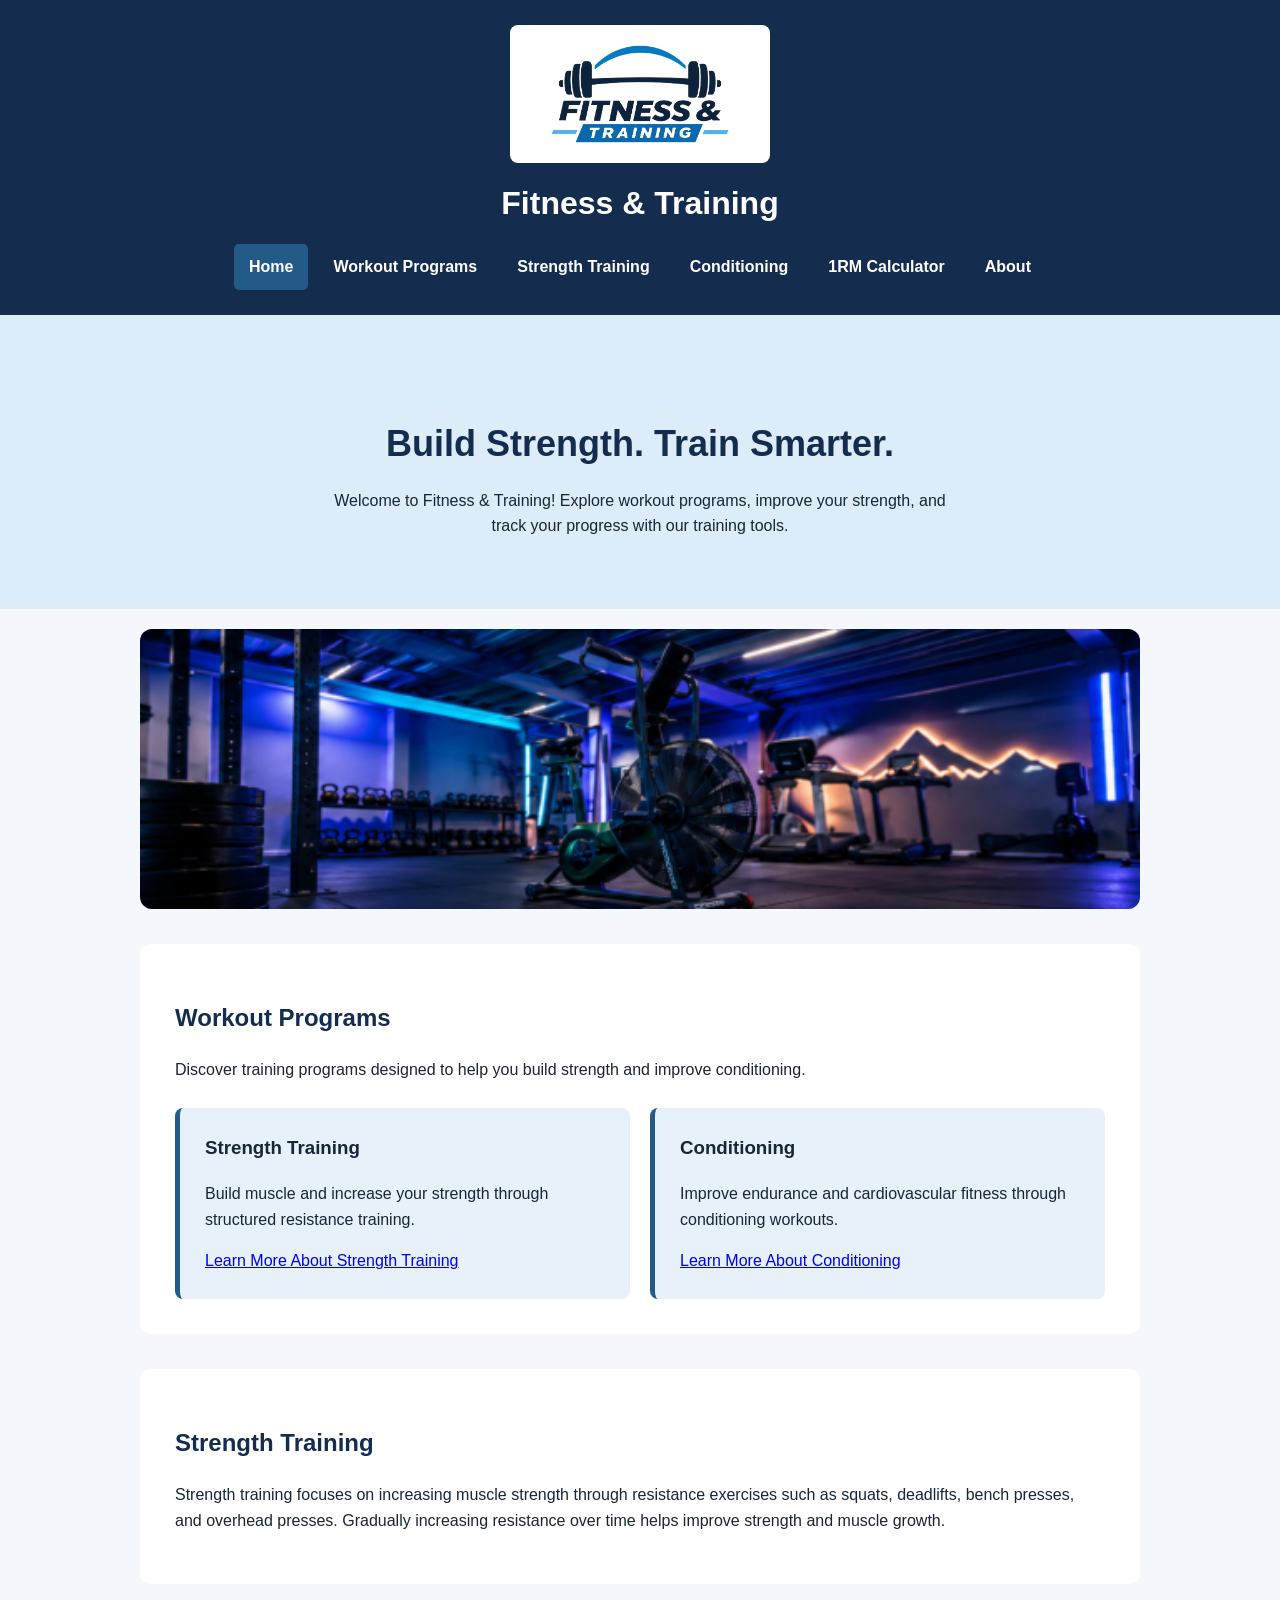
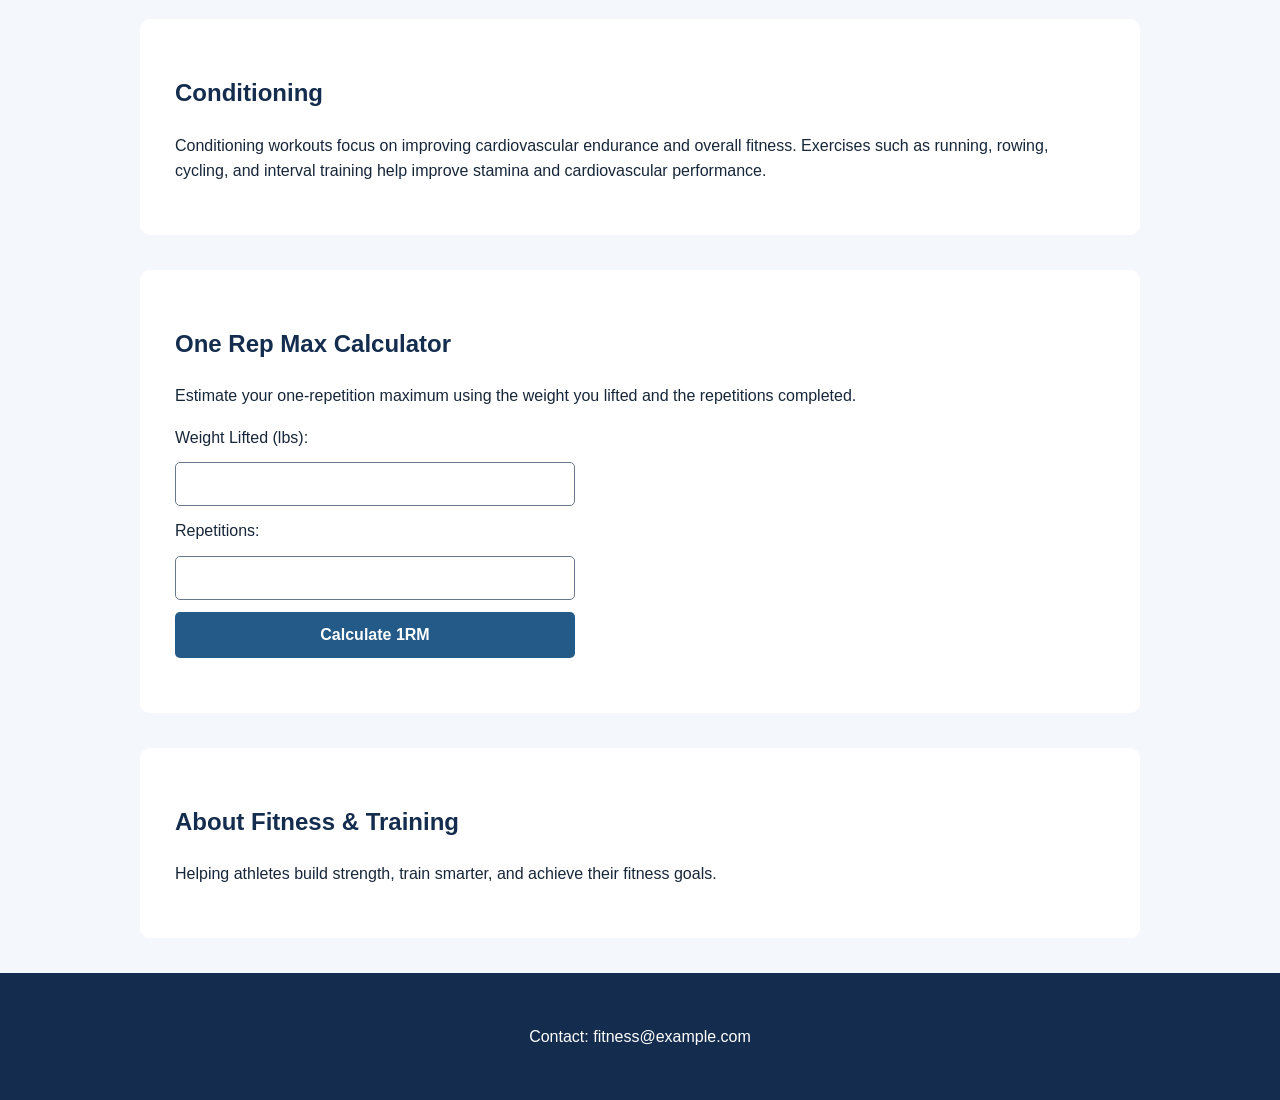
<file: index.html>
<!DOCTYPE html>
<html lang="en">


<head>
    <meta charset="UTF-8">

    <meta name="viewport" content="width=device-width, initial-scale=1.0">

    <meta name="description" content="Explore strength training and conditioning
          workouts, compare fitness programs, and estimate
          your one-rep max with our free calculator.">

    <title>Fitness & Training | Workouts and 1RM Calculator</title>

    <link rel="stylesheet" href="styles.css">
</head>



<body>
    <!-- Website Header -->
    <header>
        <img src="images/logo.png" alt="Fitness & Training logo featuring a barbell" class="site-logo">
        <h1>Fitness & Training</h1>

        <nav aria-label="Main navigation">
            <a href="index.html" aria-current="page">Home</a>
            <a href="programs.html">Workout Programs</a>
            <a href="strength.html">Strength Training</a>
            <a href="conditioning.html">Conditioning</a>
            <a href="#calculator">1RM Calculator</a>
            <a href="about.html">About</a>
        </nav>
    </header>



    <main>
        <!-- Introduction Section -->
        <section id="home" class="hero">
            <h2>Build Strength. Train Smarter.</h2>
            <p>
                Welcome to Fitness & Training! Explore workout
                programs, improve your strength, and track your
                progress with our training tools.
            </p>
        </section>




        <!-- Homepage Fitness Photo -->
        <div class="photo-section">
            <img src="images/images/training-wide.png"
                alt="Modern gym with blue lighting, an air bike, and strength training equipment" class="workout-image"
                loading="lazy">
        </div>


        <!-- Workout Programs Section -->
        <section id="programs">
            <h2>Workout Programs</h2>
            <p>
                Discover training programs designed to help
                you build strength and improve conditioning.
            </p>


            <div class="program-container">
                <article class="program-card">
                    <h3>Strength Training</h3>
                    <p>
                        Build muscle and increase your strength
                        through structured resistance training.
                    </p>
                    <a href="strength.html">
                        Learn More About Strength Training
                    </a>
                </article>

                <article class="program-card">
                    <h3>Conditioning</h3>
                    <p>
                        Improve endurance and cardiovascular
                        fitness through conditioning workouts.
                    </p>
                    <a href="conditioning.html">
                        Learn More About Conditioning
                    </a>
                </article>
            </div>

        </section>

        <!-- Workout Descriptions -->
        <section id="strength-description">
            <h2>Strength Training</h2>
            <p>
                Strength training focuses on increasing muscle
                strength through resistance exercises such as
                squats, deadlifts, bench presses, and overhead
                presses. Gradually increasing resistance over
                time helps improve strength and muscle growth.
            </p>
        </section>

        <section id="conditioning-description">
            <h2>Conditioning</h2>
            <p>
                Conditioning workouts focus on improving
                cardiovascular endurance and overall fitness.
                Exercises such as running, rowing, cycling,
                and interval training help improve stamina
                and cardiovascular performance.
            </p>
        </section>

        <!-- 1RM Calculator Section -->
        <section id="calculator">
            <h2>One Rep Max Calculator</h2>
            <p>
                Estimate your one-repetition maximum using
                the weight you lifted and the repetitions completed.
            </p>

            <form id="rm-form">
                <label for="weight">Weight Lifted (lbs):</label>
                <input type="number" id="weight" name="weight" min="1" required>

                <label for="reps">Repetitions:</label>
                <input type="number" id="reps" name="reps" min="1" max="30" required>

                <button type="submit">Calculate 1RM</button>
            </form>

            <p id="result" role="status" aria-live="polite"></p>
        </section>

        <!-- About Section -->
        <section id="about">
            <h2>About Fitness & Training</h2>
            <p>
                Helping athletes build strength, train smarter,
                and achieve their fitness goals.
            </p>
        </section>
    </main>

    <!-- Footer -->
    <footer>
        <p>Contact: fitness@example.com</p>
    </footer>

    <script src="script.js"></script>
</body>

</html>
</file>
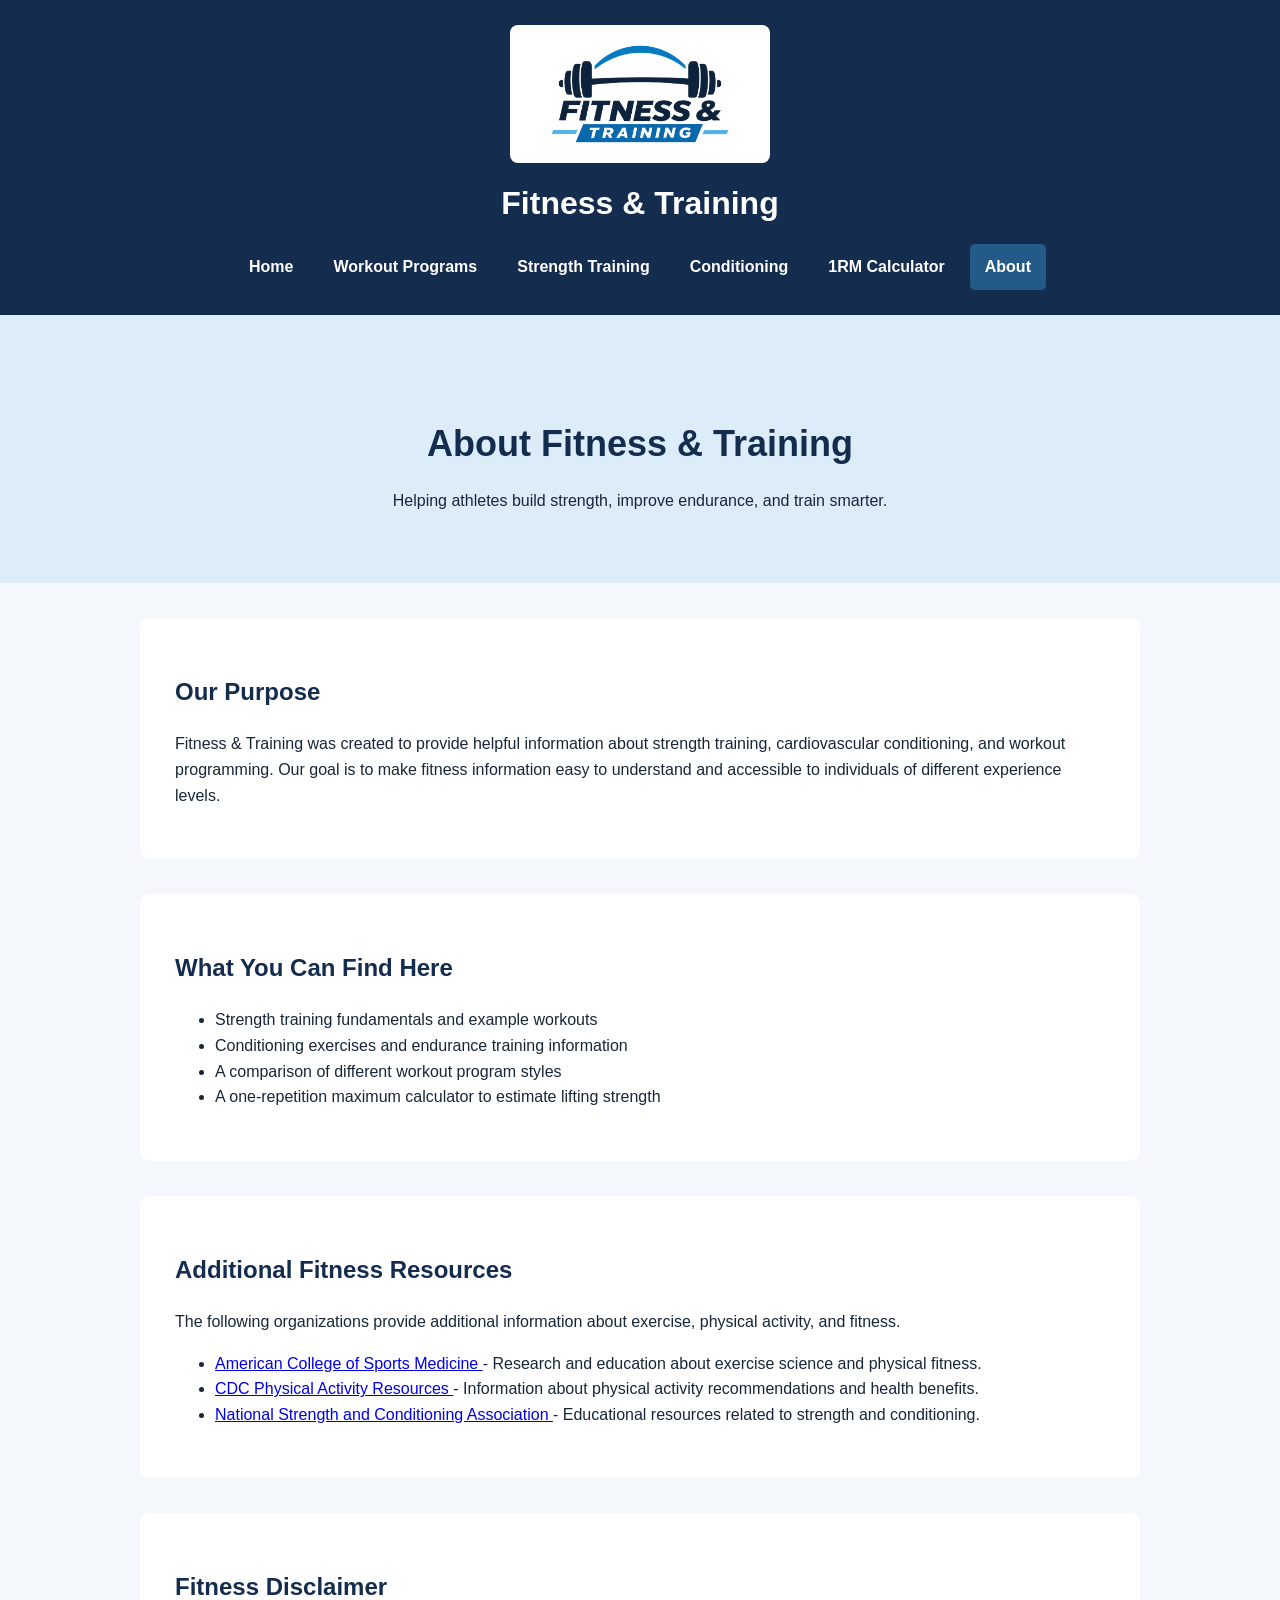
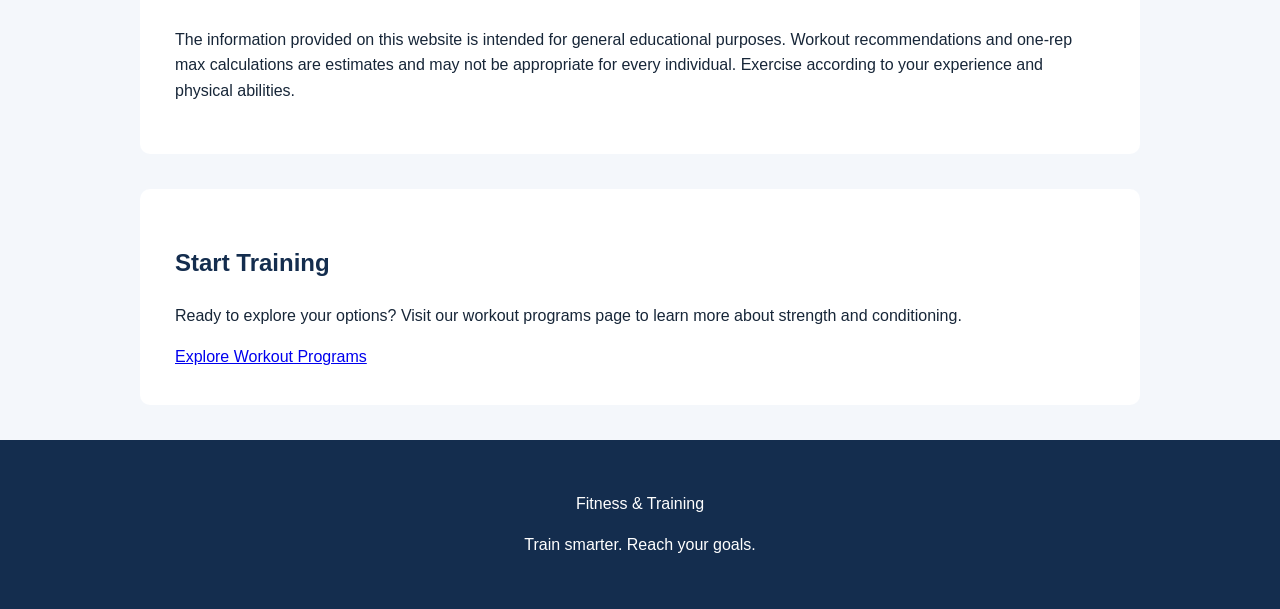
<file: about.html>
<!DOCTYPE html>
<html lang="en">

<head>
    <meta charset="UTF-8">
    <meta name="viewport" content="width=device-width, initial-scale=1.0">
    <meta name="description" content="Learn about Fitness & Training and explore
          trusted resources for strength training,
          conditioning, and healthy exercise habits.">
    <title>About | Fitness & Training</title>
    <link rel="stylesheet" href="styles.css">
</head>

<body>

    <header>
        <img src="images/logo.png" alt="Fitness & Training logo featuring a barbell" class="site-logo">
        <h1>Fitness & Training</h1>

        <nav aria-label="Main navigation">
            <a href="index.html">Home</a>
            <a href="programs.html">Workout Programs</a>
            <a href="strength.html">Strength Training</a>
            <a href="conditioning.html">Conditioning</a>
            <a href="index.html#calculator">1RM Calculator</a>
            <a href="about.html" aria-current="page">About</a>
        </nav>
    </header>

    <main>
        <!-- Introduction -->
        <section class="hero">
            <h2>About Fitness & Training</h2>
            <p>
                Helping athletes build strength, improve
                endurance, and train smarter.
            </p>
        </section>

        <!-- Website Purpose -->
        <section>
            <h2>Our Purpose</h2>
            <p>
                Fitness & Training was created to provide
                helpful information about strength training,
                cardiovascular conditioning, and workout
                programming. Our goal is to make fitness
                information easy to understand and accessible
                to individuals of different experience levels.
            </p>
        </section>

        <!-- Website Features -->
        <section>
            <h2>What You Can Find Here</h2>
            <ul>
                <li>
                    Strength training fundamentals and
                    example workouts
                </li>
                <li>
                    Conditioning exercises and
                    endurance training information
                </li>
                <li>
                    A comparison of different
                    workout program styles
                </li>
                <li>
                    A one-repetition maximum calculator
                    to estimate lifting strength
                </li>
            </ul>
        </section>

        <!-- External Resources -->
        <section>
            <h2>Additional Fitness Resources</h2>
            <p>
                The following organizations provide
                additional information about exercise,
                physical activity, and fitness.
            </p>

            <ul>
                <li>
                    <a href="https://www.acsm.org/">
                        American College of Sports Medicine
                    </a>
                    - Research and education about exercise
                    science and physical fitness.
                </li>

                <li>
                    <a href="https://www.cdc.gov/physical-activity/">
                        CDC Physical Activity Resources
                    </a>
                    - Information about physical activity
                    recommendations and health benefits.
                </li>

                <li>
                    <a href="https://www.nsca.com/">
                        National Strength and Conditioning
                        Association
                    </a>
                    - Educational resources related to
                    strength and conditioning.
                </li>
            </ul>
        </section>

        <!-- Disclaimer -->
        <section>
            <h2>Fitness Disclaimer</h2>
            <p>
                The information provided on this website
                is intended for general educational purposes.
                Workout recommendations and one-rep max
                calculations are estimates and may not
                be appropriate for every individual.
                Exercise according to your experience
                and physical abilities.
            </p>
        </section>

        <!-- Internal Navigation -->
        <section>
            <h2>Start Training</h2>
            <p>
                Ready to explore your options?
                Visit our workout programs page to learn
                more about strength and conditioning.
            </p>

            <a href="programs.html">
                Explore Workout Programs
            </a>
        </section>
    </main>

    <footer>
        <p>Fitness & Training</p>
        <p>Train smarter. Reach your goals.</p>
    </footer>
</body>

</html>
</file>
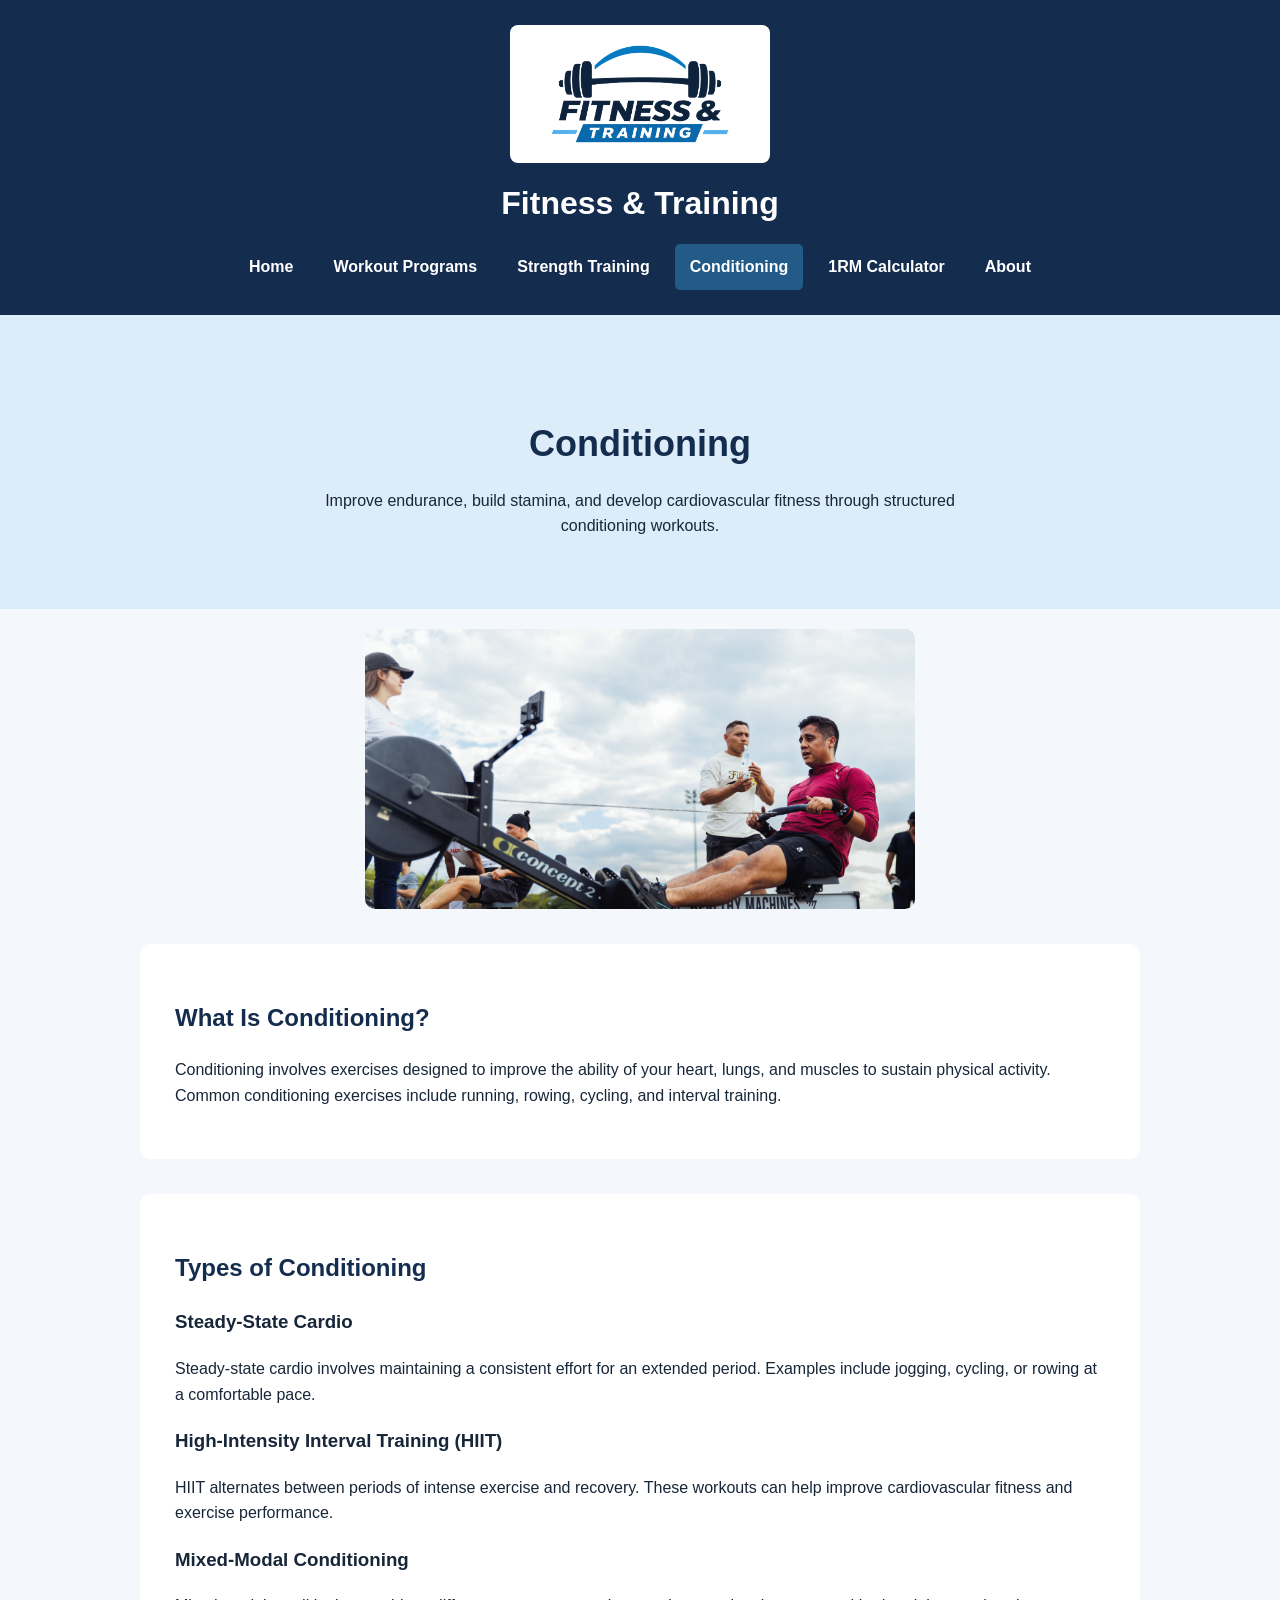
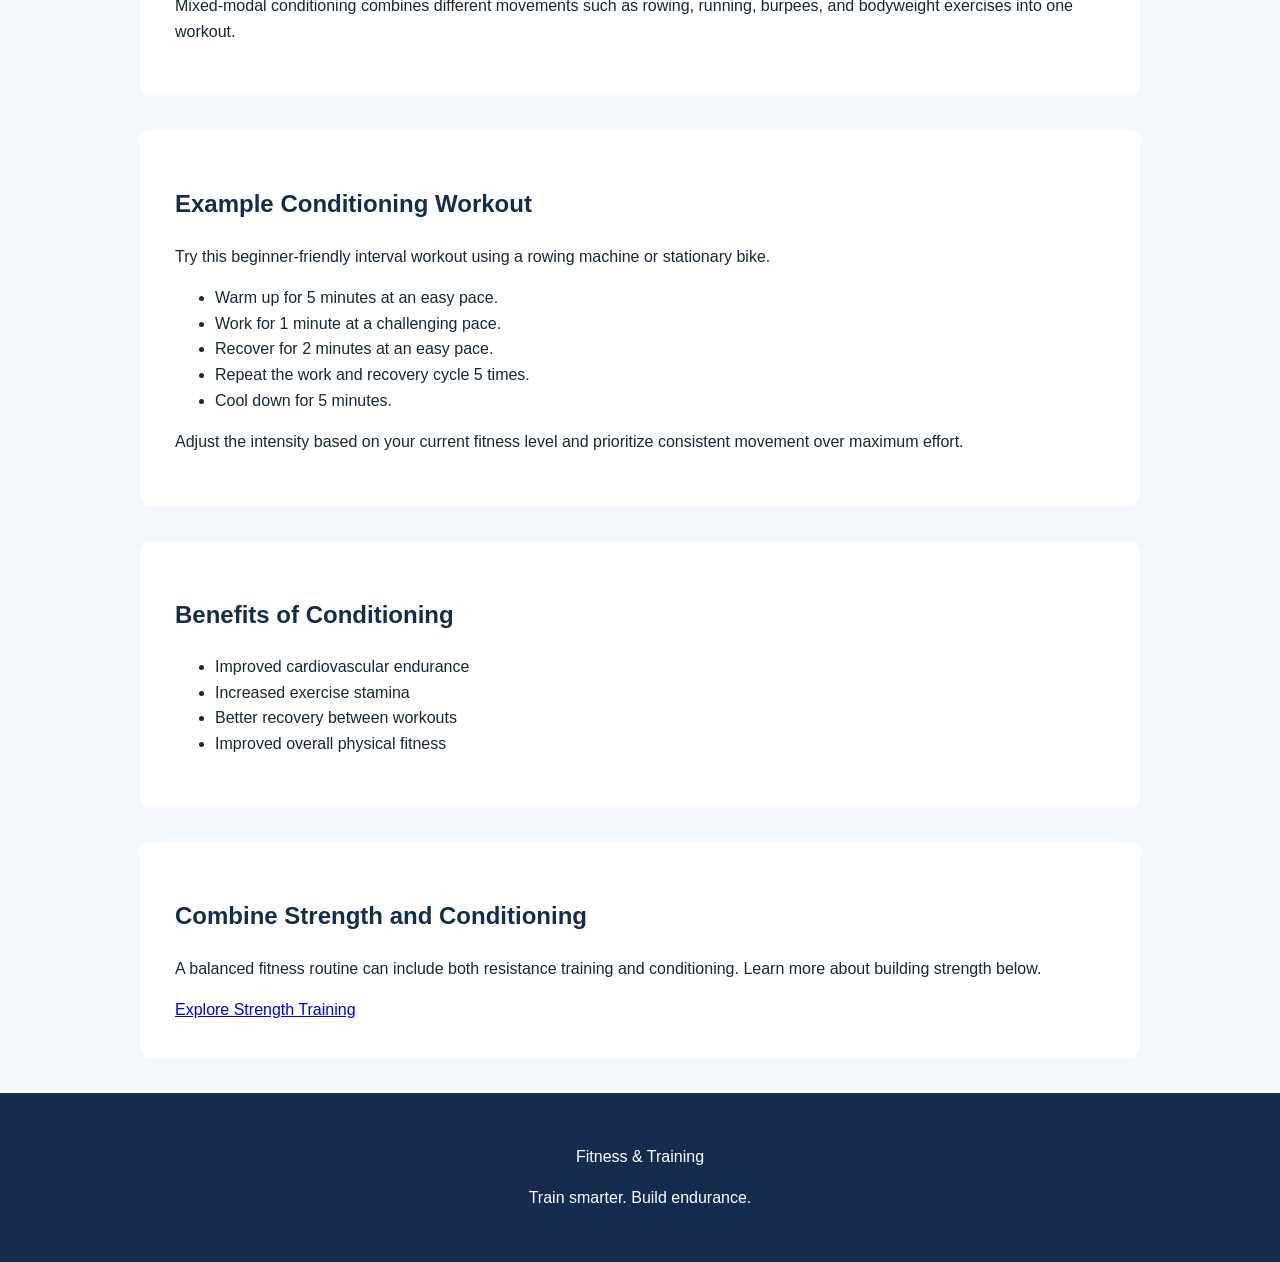
<file: conditioning.html>
<!DOCTYPE html>
<html lang="en">

<head>
    <meta charset="UTF-8">
    <meta name="viewport" content="width=device-width, initial-scale=1.0">
    <meta name="description" content="Explore conditioning workouts, cardio
          exercises, and interval training to improve
          endurance and cardiovascular fitness.">
    <title>Conditioning | Fitness & Training</title>
    <link rel="stylesheet" href="styles.css">
</head>

<body>

    <header>
        <img src="images/logo.png" alt="Fitness & Training logo featuring a barbell" class="site-logo">
        <h1>Fitness & Training</h1>

        <nav aria-label="Main navigation">
            <a href="index.html">Home</a>
            <a href="programs.html">Workout Programs</a>
            <a href="strength.html">Strength Training</a>
            <a href="conditioning.html" aria-current="page">
                Conditioning
            </a>
            <a href="index.html#calculator">1RM Calculator</a>
            <a href="about.html">About</a>
        </nav>
    </header>

    <main>
        <!-- Introduction -->
        <section class="hero">
            <h2>Conditioning</h2>
            <p>
                Improve endurance, build stamina, and
                develop cardiovascular fitness through
                structured conditioning workouts.
            </p>
        </section>


        <!-- Conditioning Photo -->

        <div class="photo-section">
            <img src="images/conditioning.jpg" alt="Athlete performing a conditioning workout" class="workout-image"
                loading="lazy">
        </div>


        <!-- Conditioning Overview -->
        <section>
            <h2>What Is Conditioning?</h2>
            <p>
                Conditioning involves exercises designed
                to improve the ability of your heart,
                lungs, and muscles to sustain physical
                activity. Common conditioning exercises
                include running, rowing, cycling,
                and interval training.
            </p>
        </section>

        <!-- Types of Conditioning -->
        <section>
            <h2>Types of Conditioning</h2>

            <h3>Steady-State Cardio</h3>
            <p>
                Steady-state cardio involves maintaining
                a consistent effort for an extended period.
                Examples include jogging, cycling, or
                rowing at a comfortable pace.
            </p>

            <h3>High-Intensity Interval Training (HIIT)</h3>
            <p>
                HIIT alternates between periods of intense
                exercise and recovery. These workouts can
                help improve cardiovascular fitness
                and exercise performance.
            </p>

            <h3>Mixed-Modal Conditioning</h3>
            <p>
                Mixed-modal conditioning combines different
                movements such as rowing, running, burpees,
                and bodyweight exercises into one workout.
            </p>
        </section>

        <!-- Sample Workout -->
        <section>
            <h2>Example Conditioning Workout</h2>
            <p>
                Try this beginner-friendly interval workout
                using a rowing machine or stationary bike.
            </p>

            <ul>
                <li>Warm up for 5 minutes at an easy pace.</li>
                <li>Work for 1 minute at a challenging pace.</li>
                <li>Recover for 2 minutes at an easy pace.</li>
                <li>Repeat the work and recovery cycle 5 times.</li>
                <li>Cool down for 5 minutes.</li>
            </ul>

            <p>
                Adjust the intensity based on your current
                fitness level and prioritize consistent
                movement over maximum effort.
            </p>
        </section>

        <!-- Benefits -->
        <section>
            <h2>Benefits of Conditioning</h2>
            <ul>
                <li>Improved cardiovascular endurance</li>
                <li>Increased exercise stamina</li>
                <li>Better recovery between workouts</li>
                <li>Improved overall physical fitness</li>
            </ul>
        </section>

        <!-- Internal Navigation -->
        <section>
            <h2>Combine Strength and Conditioning</h2>
            <p>
                A balanced fitness routine can include
                both resistance training and conditioning.
                Learn more about building strength below.
            </p>

            <a href="strength.html">
                Explore Strength Training
            </a>
        </section>
    </main>

    <footer>
        <p>Fitness & Training</p>
        <p>Train smarter. Build endurance.</p>
    </footer>
</body>

</html>
</file>
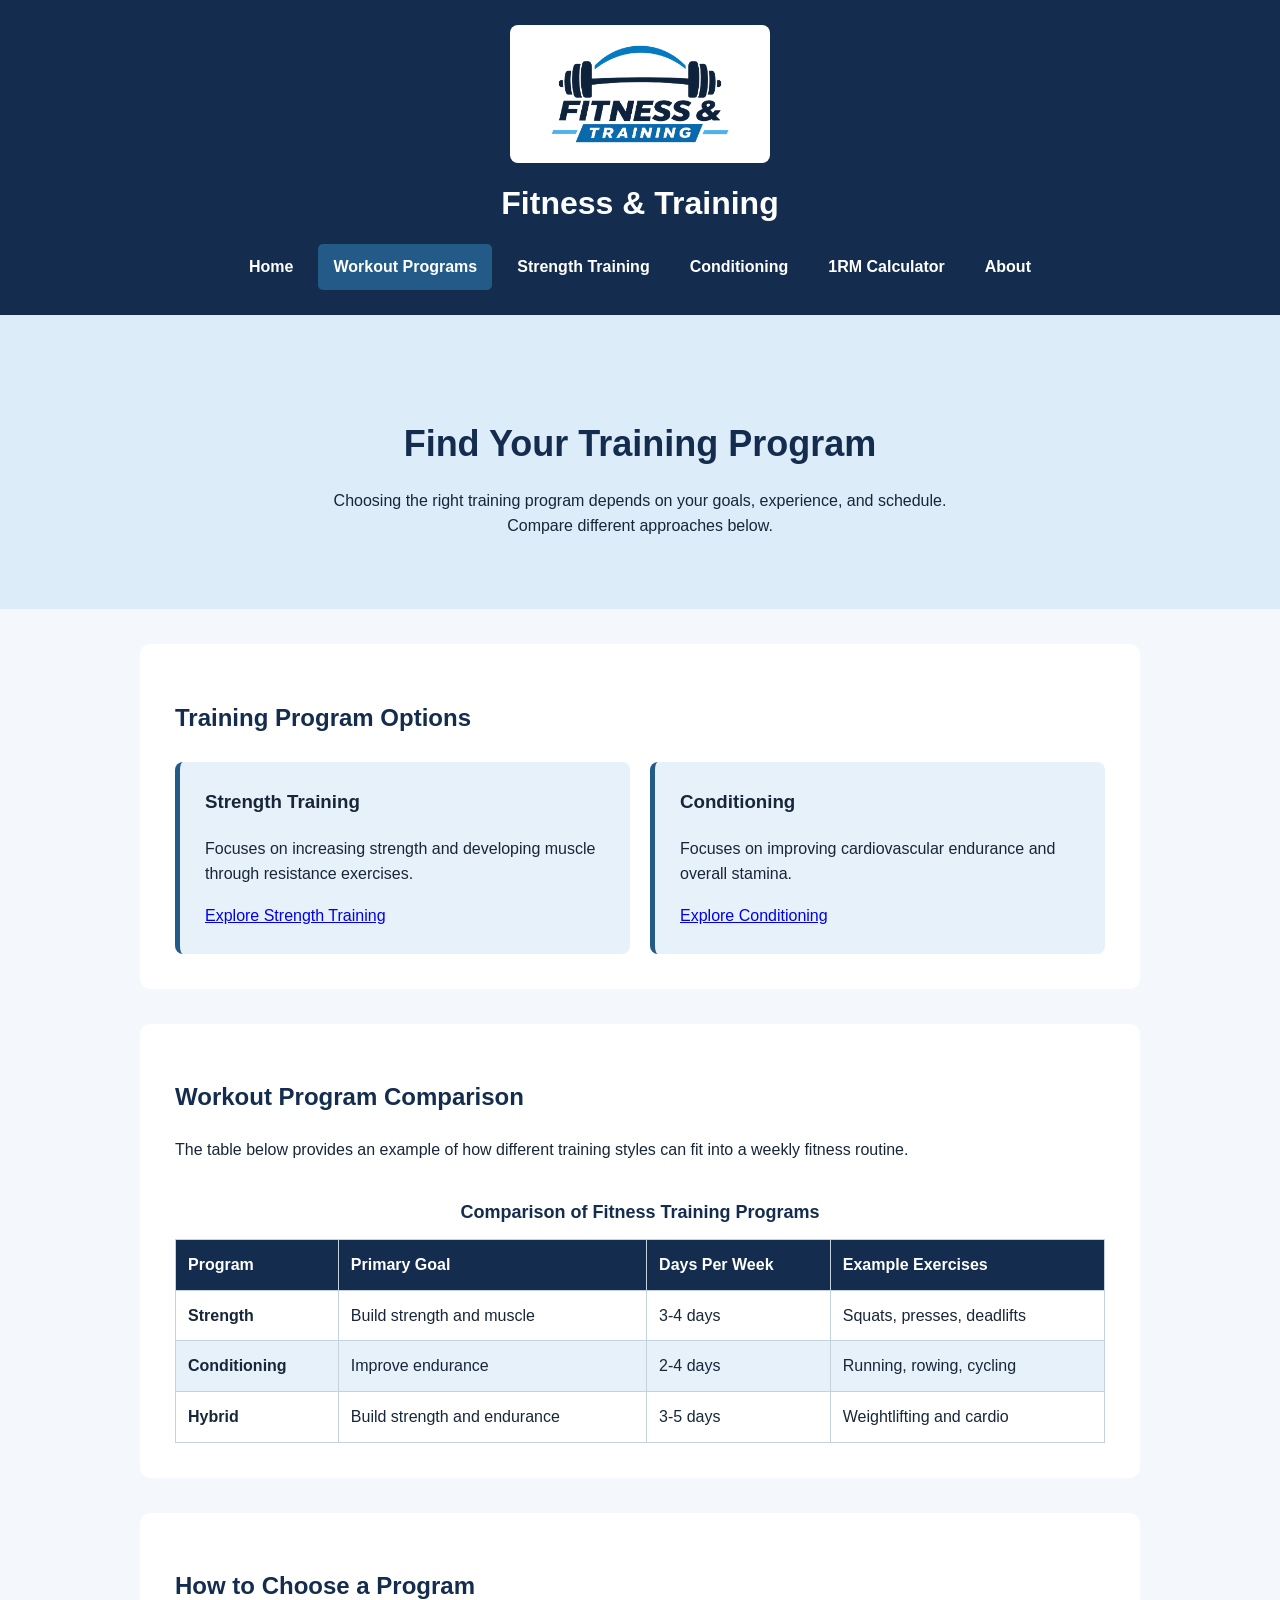
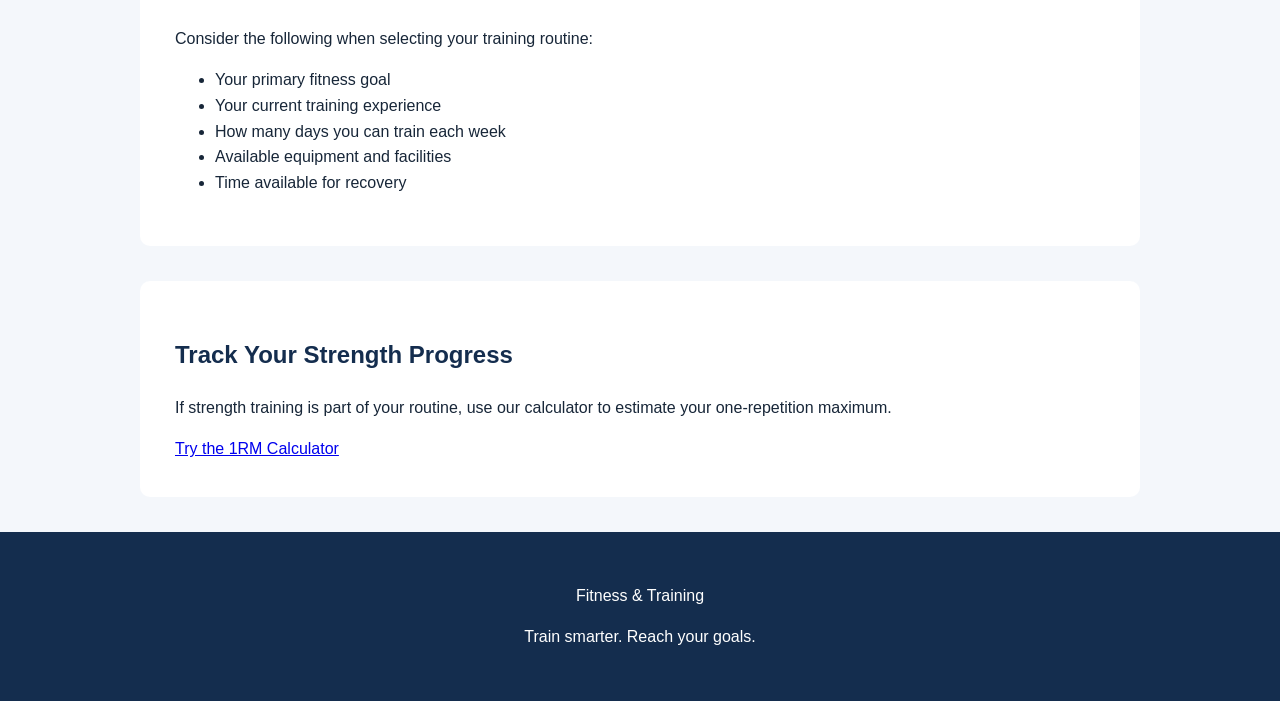
<file: programs.html>
<!DOCTYPE html>
<html lang="en">

<head>
    <meta charset="UTF-8">
    <meta name="viewport" content="width=device-width, initial-scale=1.0">
    <meta name="description" content="Compare strength training, conditioning,
          and hybrid workout programs to find a fitness
          routine that matches your goals.">
    <title>Workout Programs | Fitness & Training</title>
    <link rel="stylesheet" href="styles.css">
</head>

<body>

    <header>
        <img src="images/logo.png" alt="Fitness & Training logo featuring a barbell" class="site-logo">
        <h1>Fitness & Training</h1>

        <nav aria-label="Main navigation">
            <a href="index.html">Home</a>
            <a href="programs.html" aria-current="page">
                Workout Programs
            </a>
            <a href="strength.html">Strength Training</a>
            <a href="conditioning.html">Conditioning</a>
            <a href="index.html#calculator">1RM Calculator</a>
            <a href="about.html">About</a>
        </nav>
    </header>

    <main>
        <!-- Introduction -->
        <section class="hero">
            <h2>Find Your Training Program</h2>
            <p>
                Choosing the right training program depends
                on your goals, experience, and schedule.
                Compare different approaches below.
            </p>
        </section>

        <!-- Program Overview -->
        <section>
            <h2>Training Program Options</h2>

            <div class="program-container">
                <article class="program-card">
                    <h3>Strength Training</h3>
                    <p>
                        Focuses on increasing strength
                        and developing muscle through
                        resistance exercises.
                    </p>
                    <a href="strength.html">
                        Explore Strength Training
                    </a>
                </article>

                <article class="program-card">
                    <h3>Conditioning</h3>
                    <p>
                        Focuses on improving cardiovascular
                        endurance and overall stamina.
                    </p>
                    <a href="conditioning.html">
                        Explore Conditioning
                    </a>
                </article>
            </div>
        </section>

        <!-- Comparison Table -->
        <section>
            <h2>Workout Program Comparison</h2>
            <p>
                The table below provides an example of
                how different training styles can fit
                into a weekly fitness routine.
            </p>

            <div class="table-container">
                <table>
                    <caption>
                        Comparison of Fitness Training Programs
                    </caption>
                    <thead>
                        <tr>
                            <th scope="col">Program</th>
                            <th scope="col">Primary Goal</th>
                            <th scope="col">Days Per Week</th>
                            <th scope="col">Example Exercises</th>
                        </tr>
                    </thead>
                    <tbody>
                        <tr>
                            <th scope="row">Strength</th>
                            <td>Build strength and muscle</td>
                            <td>3-4 days</td>
                            <td>Squats, presses, deadlifts</td>
                        </tr>
                        <tr>
                            <th scope="row">Conditioning</th>
                            <td>Improve endurance</td>
                            <td>2-4 days</td>
                            <td>Running, rowing, cycling</td>
                        </tr>
                        <tr>
                            <th scope="row">Hybrid</th>
                            <td>Build strength and endurance</td>
                            <td>3-5 days</td>
                            <td>Weightlifting and cardio</td>
                        </tr>
                    </tbody>
                </table>
            </div>
        </section>

        <!-- Choosing a Program -->
        <section>
            <h2>How to Choose a Program</h2>
            <p>
                Consider the following when selecting
                your training routine:
            </p>

            <ul>
                <li>Your primary fitness goal</li>
                <li>Your current training experience</li>
                <li>How many days you can train each week</li>
                <li>Available equipment and facilities</li>
                <li>Time available for recovery</li>
            </ul>
        </section>

        <!-- Calculator Link -->
        <section>
            <h2>Track Your Strength Progress</h2>
            <p>
                If strength training is part of your
                routine, use our calculator to estimate
                your one-repetition maximum.
            </p>
            <a href="index.html#calculator">
                Try the 1RM Calculator
            </a>
        </section>
    </main>

    <footer>
        <p>Fitness & Training</p>
        <p>Train smarter. Reach your goals.</p>
    </footer>
</body>

</html>
</file>
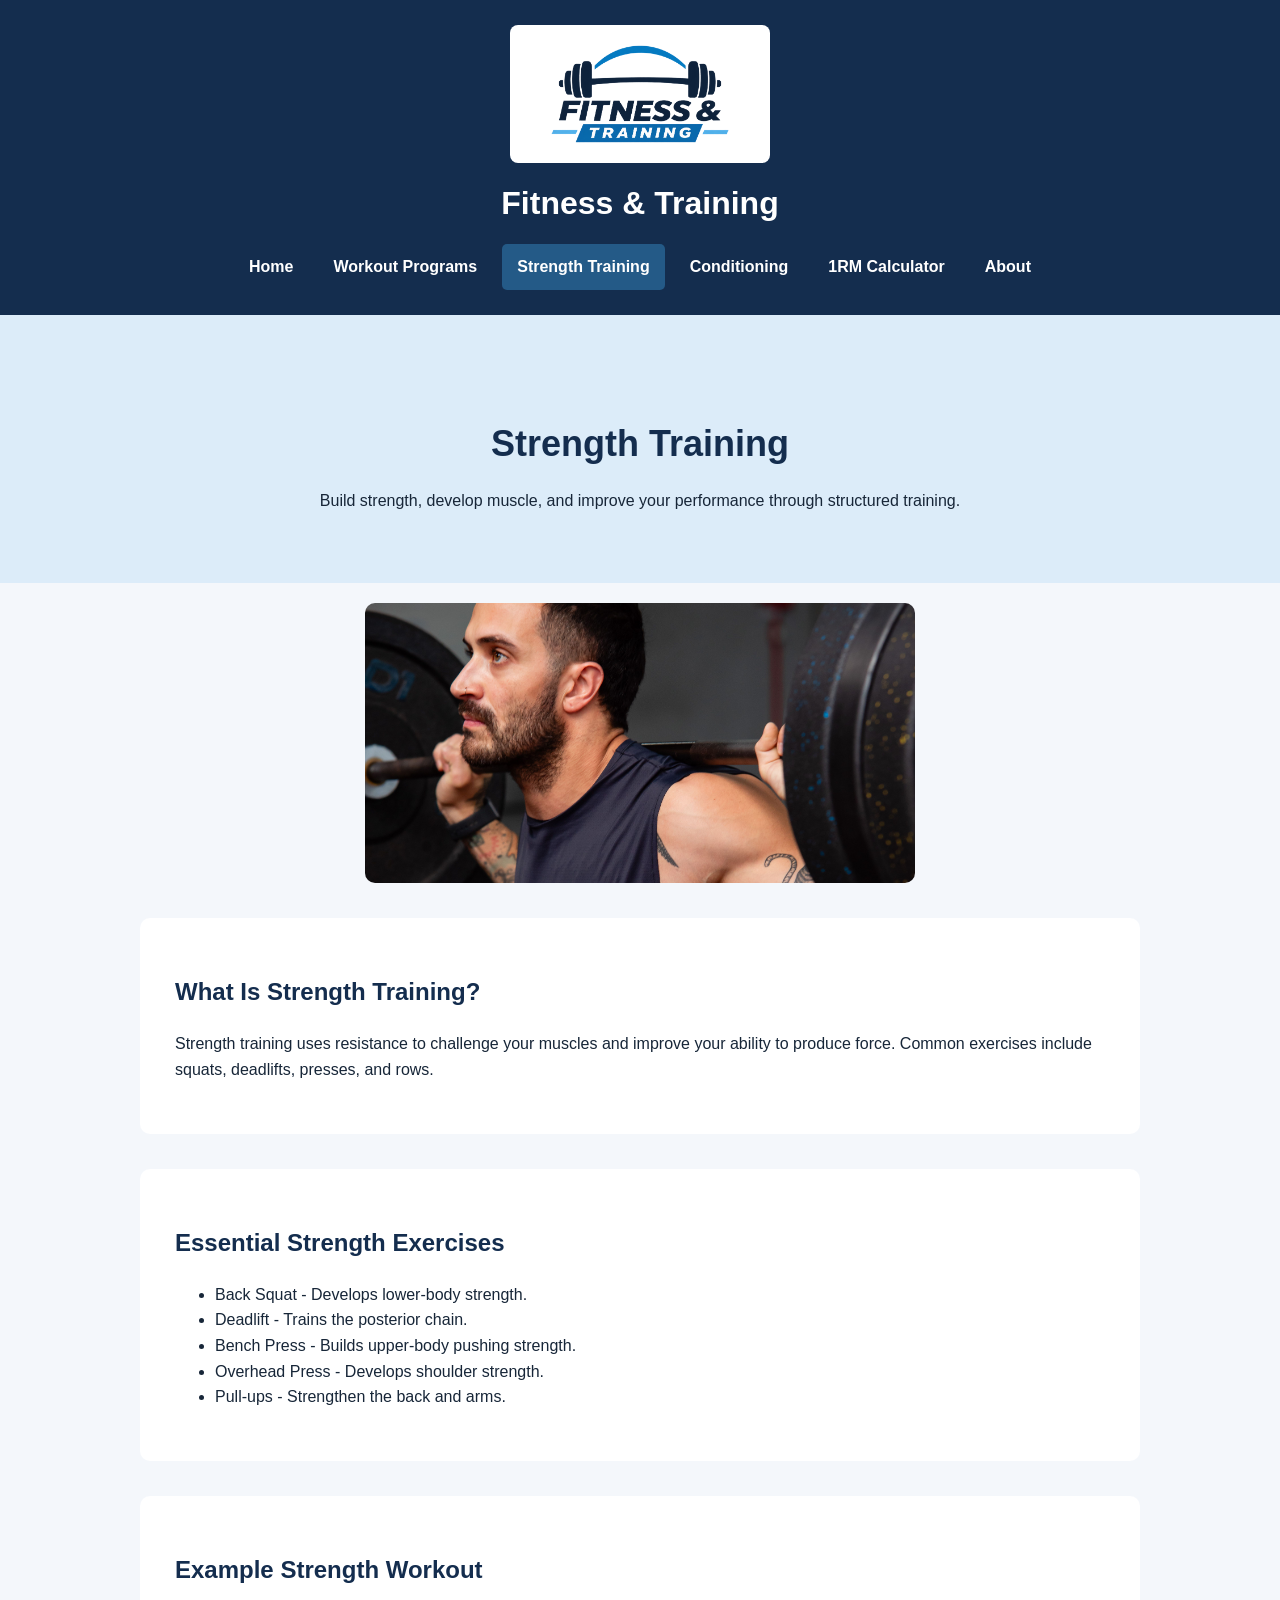
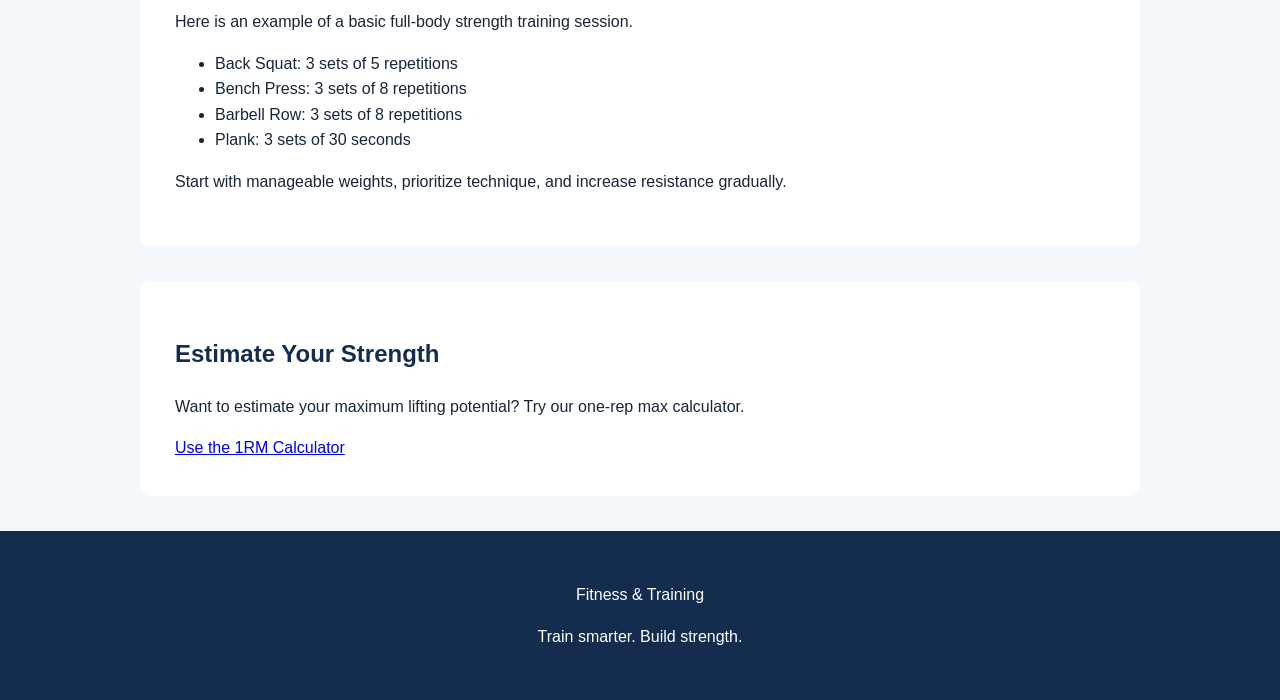
<file: strength.html>
<!DOCTYPE html>
<html lang="en">

<head>
    <meta charset="UTF-8">
    <meta name="viewport" content="width=device-width, initial-scale=1.0">
    <meta name="description" content="Learn strength training fundamentals,
          including exercises, workout structure,
          and progressive overload.">
    <title>Strength Training | Fitness & Training</title>
    <link rel="stylesheet" href="styles.css">
</head>

<body>

    <header>
        <img src="images/logo.png" alt="Fitness & Training logo featuring a barbell" class="site-logo">
        <h1>Fitness & Training</h1>

        <nav aria-label="Main navigation">
            <a href="index.html">Home</a>
            <a href="programs.html">Workout Programs</a>
            <a href="strength.html" aria-current="page">
                Strength Training
            </a>
            <a href="conditioning.html">Conditioning</a>
            <a href="index.html#calculator">1RM Calculator</a>
            <a href="about.html">About</a>
        </nav>
    </header>

    <main>
        <section class="hero">
            <h2>Strength Training</h2>
            <p>
                Build strength, develop muscle, and improve
                your performance through structured training.
            </p>
        </section>


        <!-- Strength Training Photo -->

        <div class="photo-section">
            <img src="images/strength.jpg" alt="Athlete performing a strength training exercise in a gym"
                class="workout-image" loading="lazy">
        </div>



        <section>
            <h2>What Is Strength Training?</h2>
            <p>
                Strength training uses resistance to challenge
                your muscles and improve your ability to
                produce force. Common exercises include
                squats, deadlifts, presses, and rows.
            </p>
        </section>

        <section>
            <h2>Essential Strength Exercises</h2>
            <ul>
                <li>Back Squat - Develops lower-body strength.</li>
                <li>Deadlift - Trains the posterior chain.</li>
                <li>Bench Press - Builds upper-body pushing strength.</li>
                <li>Overhead Press - Develops shoulder strength.</li>
                <li>Pull-ups - Strengthen the back and arms.</li>
            </ul>
        </section>

        <section>
            <h2>Example Strength Workout</h2>
            <p>
                Here is an example of a basic full-body
                strength training session.
            </p>

            <ul>
                <li>Back Squat: 3 sets of 5 repetitions</li>
                <li>Bench Press: 3 sets of 8 repetitions</li>
                <li>Barbell Row: 3 sets of 8 repetitions</li>
                <li>Plank: 3 sets of 30 seconds</li>
            </ul>

            <p>
                Start with manageable weights, prioritize
                technique, and increase resistance gradually.
            </p>
        </section>

        <section>
            <h2>Estimate Your Strength</h2>
            <p>
                Want to estimate your maximum lifting
                potential? Try our one-rep max calculator.
            </p>
            <a href="index.html#calculator">
                Use the 1RM Calculator
            </a>
        </section>
    </main>

    <footer>
        <p>Fitness & Training</p>
        <p>Train smarter. Build strength.</p>
    </footer>
</body>

</html>
</file>
<file: styles.css>
/* General Website Styling */
* {
    box-sizing: border-box;
}

html {
    scroll-behavior: smooth;
}

body {
    margin: 0;
    font-family: Arial, Helvetica, sans-serif;
    background-color: #f4f7fb;
    color: #172638;
    line-height: 1.6;
}

/* Header and Navigation */
header {
    background-color: #142d4e;
    color: white;
    padding: 25px;
    text-align: center;
}

header h1 {
    margin: 0 0 15px;
    font-size: 32px;
}


/* Navigation */
nav {
    display: flex;
    justify-content: center;
    flex-wrap: wrap;
    gap: 10px;
}

nav a {
    display: inline-flex;
    align-items: center;
    justify-content: center;
    min-height: 46px;
    padding: 10px 15px;
    color: white;
    text-decoration: none;
    font-weight: bold;
    border-radius: 5px;
}

nav a:hover {
    background-color: #245a87;
    text-decoration: underline;
}

nav a[aria-current="page"] {
    background-color: #245a87;
}


/* Introduction Section */
.hero {
    background-color: #dcecf9;
    text-align: center;
    padding: 70px 20px;
}

.hero h2 {
    font-size: 36px;
    margin-bottom: 15px;
}

.hero p {
    max-width: 650px;
    margin: auto;
}

/* General Sections */
main section:not(.hero) {
    max-width: 1000px;
    margin: 35px auto;
    padding: 35px;
    background-color: white;
    border-radius: 10px;
}

section h2 {
    color: #142d4e;
}

/* Workout Program Cards */
.program-container {
    display: flex;
    gap: 20px;
    margin-top: 25px;
}

.program-card {
    flex: 1;
    background-color: #e7f1fa;
    padding: 25px;
    border-radius: 8px;
    border-left: 5px solid #245a87;
}

.program-card h3 {
    margin-top: 0;
}

/* Calculator */
#rm-form {
    display: flex;
    flex-direction: column;
    gap: 12px;
    max-width: 400px;
}

input {
    padding: 12px;
    border: 1px solid #68788a;
    border-radius: 5px;
    font-size: 16px;
}

button {
    background-color: #245a87;
    color: white;
    border: none;
    padding: 14px;
    border-radius: 5px;
    font-size: 16px;
    font-weight: bold;
    cursor: pointer;
}

button:hover {
    background-color: #173e61;
}

/* Keyboard Accessibility */
a:focus-visible,
button:focus-visible,
input:focus-visible {
    outline: 3px solid #e49b28;
    outline-offset: 3px;
}

#result {
    font-size: 20px;
    font-weight: bold;
    color: #142d4e;
}

/* Footer */
footer {
    background-color: #142d4e;
    color: white;
    text-align: center;
    padding: 35px 20px;
}

footer h2 {
    color: white;
}

/* Mobile Responsiveness */
@media (max-width: 600px) {
    .hero h2 {
        font-size: 28px;
    }

    .program-container {
        flex-direction: column;
    }

    main section:not(.hero) {
        margin: 20px 12px;
        padding: 20px;
    }


    /* Mobile Navigation Improvements */
    nav {
        gap: 8px;
    }

    nav a {
        flex: 1 1 140px;
        min-height: 46px;
        text-align: center;
        padding: 12px;
    }

    header {
        padding: 20px 12px;
    }

    header h1 {
        font-size: 26px;
    }


    .site-logo {
        max-width: 200px;
    }
}

/* Reduced Motion Accessibility */
@media (prefers-reduced-motion: reduce) {
    html {
        scroll-behavior: auto;
    }
}



/* Workout Comparison Table */
.table-container {
    width: 100%;
    overflow-x: auto;
}

table {
    width: 100%;
    border-collapse: collapse;
    margin-top: 20px;
}

table caption {
    font-weight: bold;
    font-size: 18px;
    margin-bottom: 12px;
    color: #142d4e;
}

th,
td {
    border: 1px solid #c4d2df;
    padding: 12px;
    text-align: left;
}

thead {
    background-color: #142d4e;
    color: white;
}

tbody tr:nth-child(even) {
    background-color: #e7f1fa;
}



/* Fitness Website Images */
.photo-section {
    text-align: center;
    margin: 20px auto;
}

.workout-image {
    display: block;
    width: 100%;
    max-width: 550px;
    height: 280px;
    margin: 0 auto;
    border-radius: 10px;
    object-fit: cover;
}




/* Homepage Wide Gym Photo */
img[src="images/images/training-wide.png"] {
    display: block;
    width: 100%;
    max-width: 1000px;
    height: 280px;
    object-fit: cover;
    object-position: center;
    border-radius: 12px;
    margin: 0 auto;
}



/* Adjust Strength Training Photo */
img[src="images/strength.jpg"] {
    object-position: center 20%;
}



/* Website Logo */
.site-logo {
    display: block;
    width: 100%;
    max-width: 260px;
    height: auto;
    margin: 0 auto 15px;
    background-color: white;
    border-radius: 8px;
    padding: 8px;
}
</file>
